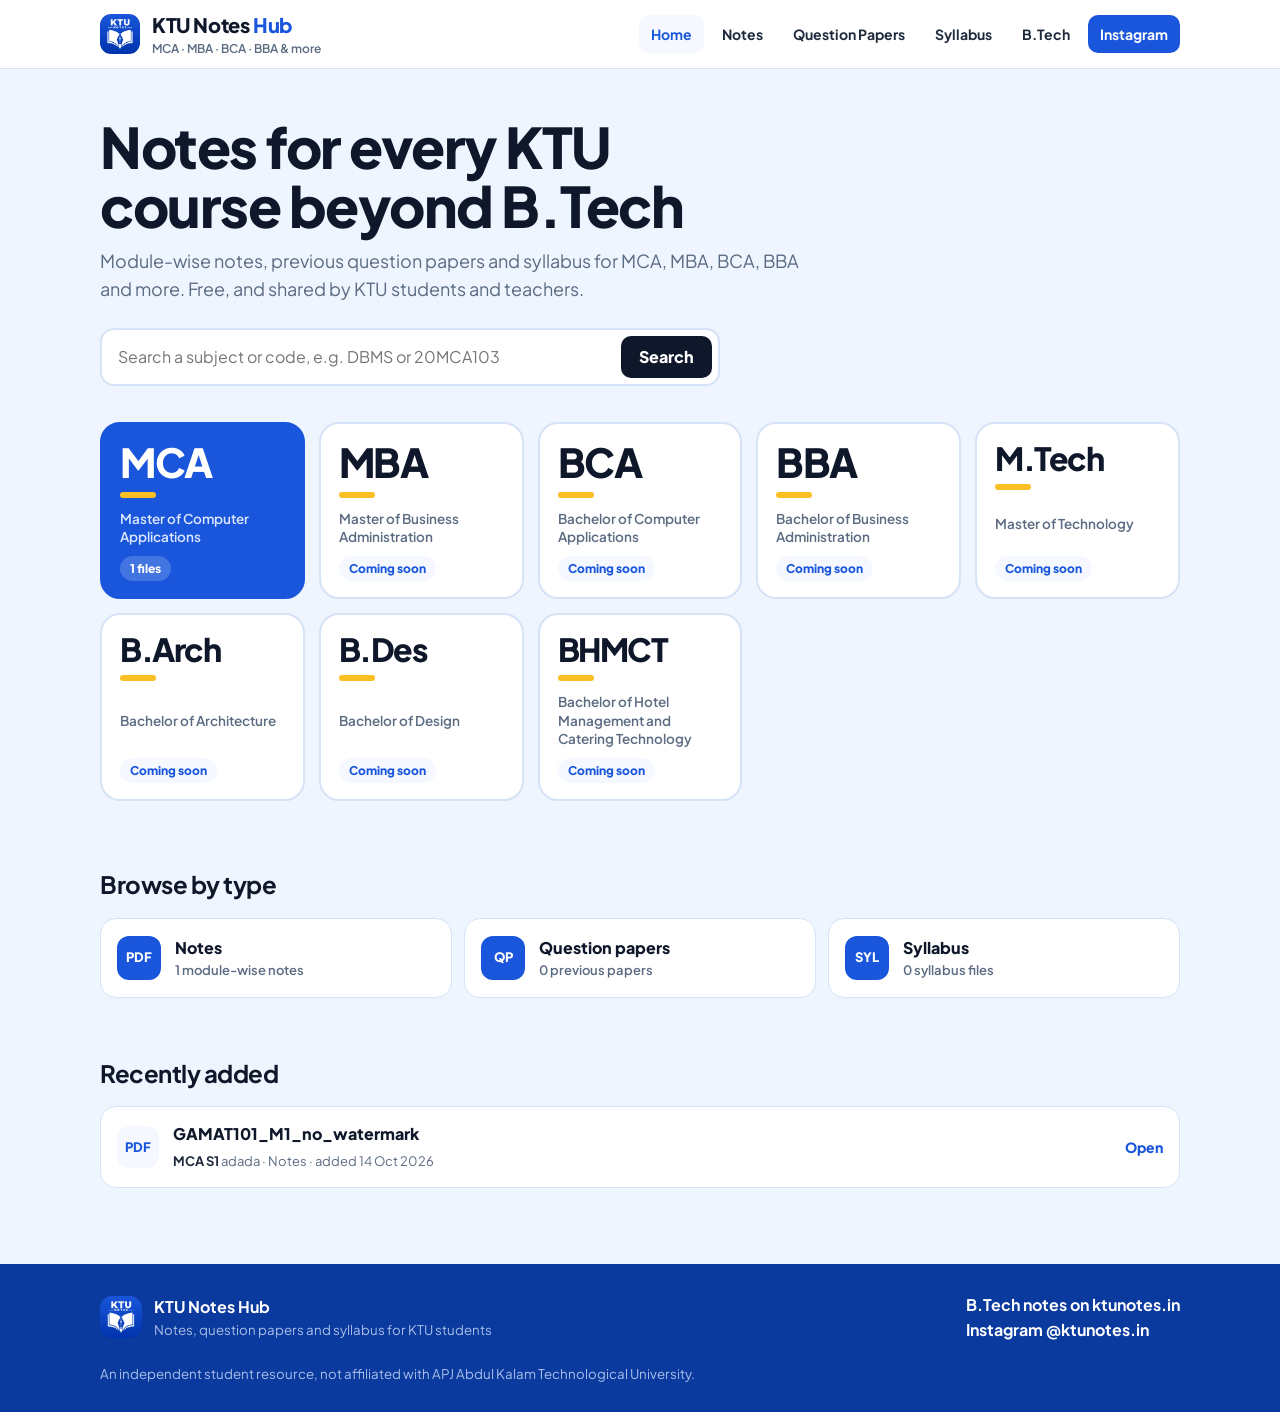
<file: index.html>
<!doctype html>
<html lang="en">
<head>
<meta charset="utf-8">
<meta name="viewport" content="width=device-width, initial-scale=1, viewport-fit=cover">
<title>KTU Notes Hub – MCA, MBA, BCA, BBA Notes, Question Papers &amp; Syllabus</title>
<meta name="description" content="Free KTU notes, previous question papers and syllabus for MCA, MBA, BCA, BBA, M.Tech, B.Arch, B.Des and BHMCT. From the team behind ktunotes.in.">
<link rel="icon" href="assets/favicon.png">
<link rel="preconnect" href="https://fonts.googleapis.com">
<link rel="preconnect" href="https://fonts.gstatic.com" crossorigin>
<link href="https://fonts.googleapis.com/css2?family=Plus+Jakarta+Sans:wght@400;500;600;700;800&display=swap" rel="stylesheet">
<link rel="stylesheet" href="assets/style.css?v=3">
</head>
<body>
<header class="top">
  <div class="wrap">
    <a class="brand" href="./">
      <img src="assets/logo.png" alt="">
      <span><b>KTU Notes <span>Hub</span></b><small>MCA · MBA · BCA · BBA &amp; more</small></span>
    </a>
    <nav aria-label="Main" class="mainnav">
      <a href="./" data-nav="home">Home</a>
      <a href="?type=notes" data-nav="notes">Notes</a>
      <a href="?type=qp" data-nav="qp">Question Papers</a>
      <a href="?type=syllabus" data-nav="syllabus">Syllabus</a>
      <a href="https://ktunotes.in/" rel="noopener">B.Tech</a>
      <a class="cta" href="https://www.instagram.com/ktunotes.in/" rel="noopener">Instagram</a>
    </nav>
  </div>
</header>

<main id="app" class="wrap" aria-live="polite">
  <p class="hint" style="padding:40px 0">Loading…</p>
</main>

<footer>
  <div class="wrap">
    <div class="fbrand">
      <img src="assets/logo.png" alt="">
      <div><a href="./">KTU Notes Hub</a><small>Notes, question papers and syllabus for KTU students</small></div>
    </div>
    <div>
      <a href="https://ktunotes.in/" rel="noopener">B.Tech notes on ktunotes.in</a><br>
      <a href="https://www.instagram.com/ktunotes.in/" rel="noopener">Instagram @ktunotes.in</a>
    </div>
    <small>An independent student resource, not affiliated with APJ Abdul Kalam Technological University.</small>
  </div>
</footer>
<nav class="bottombar" aria-label="Quick links">
  <a href="./" data-nav="home"><svg viewBox="0 0 24 24" aria-hidden="true"><path d="M3 11l9-7 9 7v9a1 1 0 0 1-1 1h-5v-6H9v6H4a1 1 0 0 1-1-1z"/></svg>Home</a>
  <a href="?type=notes" data-nav="notes"><svg viewBox="0 0 24 24" aria-hidden="true"><path d="M6 3h9l4 4v14H6z"/><path d="M14 3v5h5M9 13h7M9 17h7"/></svg>Notes</a>
  <a href="?type=qp" data-nav="qp"><svg viewBox="0 0 24 24" aria-hidden="true"><path d="M5 4h14v16H5z"/><path d="M9 9h6M9 13h6M9 17h3"/></svg>Papers</a>
  <a href="?type=syllabus" data-nav="syllabus"><svg viewBox="0 0 24 24" aria-hidden="true"><path d="M4 5h6a3 3 0 0 1 2 1 3 3 0 0 1 2-1h6v14h-6a3 3 0 0 0-2 1 3 3 0 0 0-2-1H4z"/><path d="M12 6v14"/></svg>Syllabus</a>
  <a href="?search=1" data-nav="search"><svg viewBox="0 0 24 24" aria-hidden="true"><circle cx="11" cy="11" r="7"/><path d="M20 20l-4-4"/></svg>Search</a>
</nav>
<script src="assets/app.js?v=3"></script>
</body>
</html>
</file>
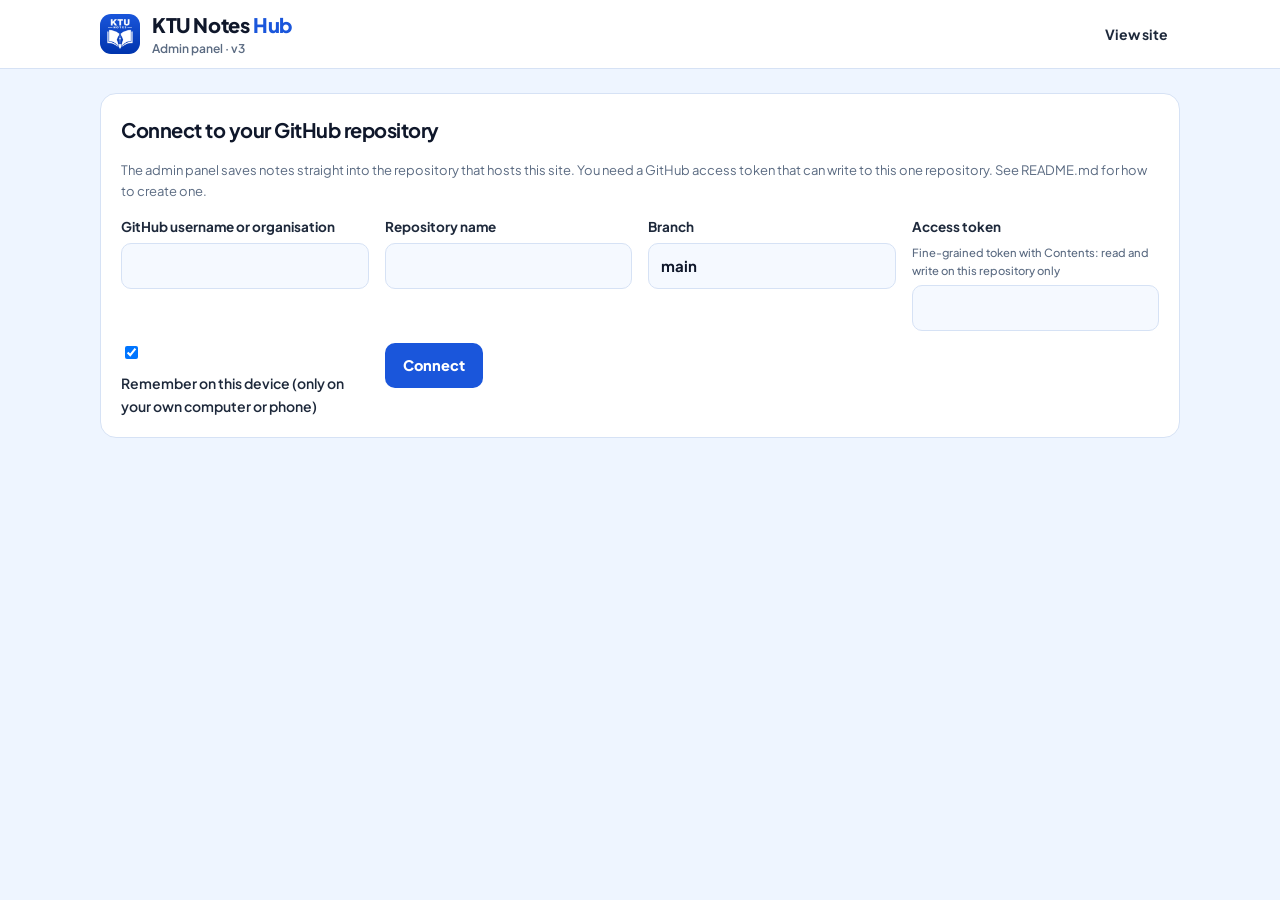
<file: admin.html>
<!doctype html>
<html lang="en">
<head>
<meta charset="utf-8">
<meta name="viewport" content="width=device-width, initial-scale=1, viewport-fit=cover">
<meta name="robots" content="noindex, nofollow">
<title>Admin – KTU Notes Hub</title>
<link rel="icon" href="assets/favicon.png">
<link rel="preconnect" href="https://fonts.googleapis.com">
<link rel="preconnect" href="https://fonts.gstatic.com" crossorigin>
<link href="https://fonts.googleapis.com/css2?family=Plus+Jakarta+Sans:wght@400;500;600;700;800&display=swap" rel="stylesheet">
<link rel="stylesheet" href="assets/style.css?v=3">
</head>
<body>
<header class="top">
  <div class="wrap">
    <a class="brand" href="./"><img src="assets/logo.png" alt=""><span><b>KTU Notes <span>Hub</span></b><small>Admin panel · v3</small></span></a>
    <nav aria-label="Admin"><a href="./" target="_blank" rel="noopener">View site</a><a href="#" id="logout" hidden>Sign out</a></nav>
  </div>
</header>

<main class="wrap" style="padding-top:24px;padding-bottom:40px">

  <!-- Sign in -->
  <section id="login" class="panel" hidden>
    <h2>Connect to your GitHub repository</h2>
    <p class="hint">The admin panel saves notes straight into the repository that hosts this site. You need a GitHub access token that can write to this one repository. See README.md for how to create one.</p>
    <form id="loginForm" class="grid2" style="margin-top:14px">
      <label class="f">GitHub username or organisation<input class="in" id="owner" required autocomplete="off"></label>
      <label class="f">Repository name<input class="in" id="repo" required autocomplete="off"></label>
      <label class="f">Branch<input class="in" id="branch" value="main" required></label>
      <label class="f">Access token<small>Fine-grained token with Contents: read and write on this repository only</small><input class="in" id="token" type="password" required autocomplete="off"></label>
      <label class="row" style="font-size:14px;font-weight:600"><input type="checkbox" id="remember" checked> Remember on this device (only on your own computer or phone)</label>
      <div><button class="btn" type="submit">Connect</button></div>
    </form>
    <div id="loginStatus" class="status"></div>
  </section>

  <!-- Admin -->
  <section id="admin" hidden>
    <div class="row" style="justify-content:space-between">
      <h1 style="margin:0;font-size:28px;color:var(--ink)">Admin panel</h1>
      <span class="hint" id="repoInfo"></span>
    </div>
    <div class="tabs" role="tablist">
      <button role="tab" data-tab="add" aria-selected="true">Add notes</button>
      <button role="tab" data-tab="files" aria-selected="false">All files</button>
      <button role="tab" data-tab="subjects" aria-selected="false">Subjects</button>
      <button role="tab" data-tab="courses" aria-selected="false">Courses</button>
    </div>
    <div id="status" class="status" role="status"></div>

    <!-- Add notes -->
    <div data-pane="add" class="panel">
      <h2>Add notes, question papers or syllabus</h2>
      <form id="addForm">
        <div class="grid2">
          <label class="f">Course<select class="in" id="aProg" required></select></label>
          <label class="f">Semester<select class="in" id="aSem" required></select></label>
          <label class="f">Subject<small>Missing? Add it in the Subjects tab first.</small><select class="in" id="aSub" required></select></label>
          <label class="f">Type<select class="in" id="aType">
            <option value="notes">Notes</option><option value="qp">Question paper</option>
            <option value="syllabus">Syllabus</option><option value="other">Other material</option></select></label>
          <label class="f" id="aModWrap">Module<select class="in" id="aMod"><option value="">Not module-wise</option><option>1</option><option>2</option><option>3</option><option>4</option><option>5</option><option>6</option></select></label>
          <label class="f">Title<small>Shown on the site. Leave empty to use the file name.</small><input class="in" id="aTitle" placeholder="e.g. Module 1 notes, or December 2025 paper"></label>
        </div>
        <div style="margin:18px 0 10px" class="row">
          <span style="font-weight:700;font-size:14px">Source</span>
          <span class="seg" role="radiogroup" aria-label="Source">
            <label><input type="radio" name="src" value="upload" checked><span>Upload PDF</span></label>
            <label><input type="radio" name="src" value="link"><span>Paste a link</span></label>
          </span>
        </div>
        <div id="srcUpload"><input class="in" id="aFile" type="file" accept="application/pdf,.pdf" multiple>
          <p class="hint">Up to 25 MB per file. Select several to add them all at once; each gets its file name as title.</p></div>
        <div id="srcLink" hidden><input class="in" id="aUrl" type="url" placeholder="https://drive.google.com/…">
          <p class="hint">Google Drive, OneDrive or any public link. On Drive, set sharing to "Anyone with the link".</p></div>
        <div class="row" style="margin-top:14px"><button class="btn" id="addBtn" type="submit">Add to site</button><span class="hint" id="addProgress"></span></div>
      </form>
    </div>

    <!-- All files -->
    <div data-pane="files" class="panel" hidden>
      <h2>All files</h2>
      <div class="grid2" style="margin-bottom:14px">
        <label class="f">Course<select class="in" id="fProg"></select></label>
        <label class="f">Search<input class="in" id="fQ" placeholder="Title or subject"></label>
      </div>
      <div class="scroll"><table class="list"><thead><tr><th>Title</th><th>Subject</th><th>Type</th><th>Added</th><th></th></tr></thead><tbody id="fBody"></tbody></table></div>
    </div>

    <!-- Subjects -->
    <div data-pane="subjects" class="panel" hidden>
      <h2>Subjects</h2>
      <form id="subForm" class="grid2">
        <label class="f">Course<select class="in" id="sProg" required></select></label>
        <label class="f">Semester<select class="in" id="sSem" required></select></label>
        <label class="f">Course code<input class="in" id="sCode" placeholder="e.g. 20MCA103" required></label>
        <label class="f">Subject name<input class="in" id="sName" placeholder="e.g. Database Management Systems" required></label>
        <div><button class="btn" type="submit">Add subject</button></div>
      </form>
      <div class="scroll" style="margin-top:18px"><table class="list"><thead><tr><th>Course</th><th>Sem</th><th>Code</th><th>Name</th><th>Files</th><th></th></tr></thead><tbody id="sBody"></tbody></table></div>
    </div>

    <!-- Courses -->
    <div data-pane="courses" class="panel" hidden>
      <h2>Courses</h2>
      <div class="scroll"><table class="list"><thead><tr><th>Short name</th><th>Full name</th><th>Level</th><th>Semesters</th><th></th></tr></thead><tbody id="cBody"></tbody></table></div>
      <h2 style="margin-top:22px">Add a course</h2>
      <form id="courseForm" class="grid2">
        <label class="f">Short name<input class="in" id="cCode" placeholder="e.g. M.Plan" required></label>
        <label class="f">Full name<input class="in" id="cName" placeholder="e.g. Master of Planning" required></label>
        <label class="f">Level<select class="in" id="cLevel"><option>UG</option><option>PG</option></select></label>
        <label class="f">Semesters<input class="in" id="cSems" type="number" min="1" max="12" value="4" required></label>
        <div><button class="btn" type="submit">Add course</button></div>
      </form>
    </div>
  </section>
</main>
<script src="assets/admin.js?v=3"></script>
</body>
</html>
</file>
<file: assets/style.css>
/* KTU Notes Hub — shared styles (site + admin) */
:root {
  --blue: #1a56db;
  --blue-deep: #0b3a9e;
  --amber: #fbbf24;
  --ink: #0f172a;
  --text: #1e293b;
  --muted: #5b6b82;
  --line: #d6e2f5;
  --bg: #eef5ff;
  --surface: #ffffff;
  --soft: #f5f9ff;
  --ok: #047857;
  --err: #b91c1c;
  --radius: 16px;
  color-scheme: light;
  box-sizing: border-box;
  padding-top: env(safe-area-inset-top, 0px);
  padding-bottom: env(safe-area-inset-bottom, 0px);
}
@media (prefers-color-scheme: dark) {
  :root:not([data-theme="light"]) {
    --ink: #f1f5fb; --text: #dbe4f2; --muted: #93a3bd; --line: #26334f;
    --bg: #0a1224; --surface: #111c33; --soft: #15223d; --blue: #5b8cff; --blue-deep: #0b3a9e;
    color-scheme: dark;
  }
}
*, *::before, *::after { box-sizing: inherit; }
[hidden] { display: none !important; }
html { scroll-padding-top: env(safe-area-inset-top, 0px); }
body {
  margin: 0; background: var(--bg); color: var(--text);
  font: 16px/1.6 "Plus Jakarta Sans", system-ui, -apple-system, "Segoe UI", Roboto, sans-serif;
  -webkit-font-smoothing: antialiased;
}
a { color: var(--blue); }
img { max-width: 100%; }
:focus-visible { outline: 3px solid var(--amber); outline-offset: 2px; border-radius: 6px; }
.wrap { max-width: 1120px; margin: 0 auto; padding: 0 20px; }

/* Header */
.top { background: var(--surface); border-bottom: 1px solid var(--line); position: sticky; top: env(safe-area-inset-top, 0px); z-index: 20; }
.top .wrap { display: flex; align-items: center; gap: 16px; min-height: 68px; }
.brand { display: flex; align-items: center; gap: 12px; text-decoration: none; color: var(--ink); }
.brand img { width: 40px; height: 40px; border-radius: 11px; }
.brand b { font-size: 20px; font-weight: 800; letter-spacing: -0.4px; }
.brand b span { color: var(--blue); }
.brand small { display: block; font-size: 12px; color: var(--muted); font-weight: 600; margin-top: -2px; }
.top nav { margin-left: auto; display: flex; gap: 6px; align-items: center; }
.top nav a { text-decoration: none; color: var(--text); font-weight: 700; font-size: 14px; padding: 8px 12px; border-radius: 10px; }
.top nav a:hover { background: var(--soft); }
.top nav a.cta { background: var(--blue); color: #fff; }
.top nav a[aria-current="page"] { color: var(--blue); background: var(--soft); }

/* Bottom tab bar: phones only */
.bottombar { display: none; }
@media (max-width: 760px) {
  .top nav.mainnav a:not(.cta) { display: none; }
  .brand small { display: none; }
  .bottombar { display: grid; grid-template-columns: repeat(5, 1fr); position: fixed; left: 0; right: 0; bottom: 0; z-index: 30;
    background: var(--surface); border-top: 1px solid var(--line); padding-bottom: env(safe-area-inset-bottom, 0px); box-shadow: 0 -4px 18px rgba(15,23,42,.06); }
  .bottombar a { display: flex; flex-direction: column; align-items: center; gap: 2px; padding: 8px 0 7px; font-size: 11.5px; font-weight: 700; color: var(--muted); text-decoration: none; }
  .bottombar svg { width: 22px; height: 22px; fill: none; stroke: currentColor; stroke-width: 1.8; stroke-linecap: round; stroke-linejoin: round; }
  .bottombar a[aria-current="page"] { color: var(--blue); }
  body { padding-bottom: calc(64px + env(safe-area-inset-bottom, 0px)); }
}

/* Hero: the programme picker is the hero */
.hero { padding: 48px 0 36px; }
.hero h1 { font-size: clamp(32px, 5.4vw, 56px); line-height: 1.05; letter-spacing: -1.5px; color: var(--ink); margin: 0 0 12px; font-weight: 800; max-width: 16ch; }
.hero p.lead { font-size: 18px; color: var(--muted); max-width: 56ch; margin: 0 0 24px; }
.search { display: flex; gap: 8px; max-width: 620px; background: var(--surface); border: 2px solid var(--line); border-radius: 14px; padding: 6px; }
.search:focus-within { border-color: var(--blue); }
.search input { flex: 1; border: 0; background: none; font: inherit; font-size: 16px; padding: 8px 10px; color: var(--ink); min-width: 0; }
.search input:focus { outline: none; }
.search button { border: 0; background: var(--ink); color: #fff; font: inherit; font-weight: 800; border-radius: 10px; padding: 0 18px; cursor: pointer; }
@media (prefers-color-scheme: dark) { :root:not([data-theme="light"]) .search button { background: var(--blue); } }

.progs { display: grid; grid-template-columns: repeat(auto-fill, minmax(min(200px, 44vw), 1fr)); gap: 14px; margin-top: 36px; }
.prog { position: relative; display: flex; flex-direction: column; justify-content: space-between; min-height: 150px;
  text-decoration: none; color: var(--ink); background: var(--surface); border: 2px solid var(--line); border-radius: 20px; padding: 18px 18px 16px; overflow: hidden; }
.prog:hover { border-color: var(--blue); }
.prog .code { font-size: 40px; overflow-wrap: anywhere; font-weight: 800; letter-spacing: -1.5px; line-height: 1; }
.prog .code.long { font-size: 32px; }
.prog .code::after { content: ""; display: block; width: 36px; height: 6px; border-radius: 3px; background: var(--amber); margin-top: 10px; }
.prog .name { font-size: 13.5px; color: var(--muted); font-weight: 600; line-height: 1.35; margin-top: 12px; }
.prog .count { align-self: flex-start; margin-top: 10px; font-size: 12px; font-weight: 800; color: var(--blue); background: var(--soft); border-radius: 999px; padding: 3px 10px; }
.prog.featured { background: var(--blue); border-color: var(--blue); color: #fff; }
.prog.featured .name { color: #dbe7ff; }
.prog.featured .count { background: rgba(255,255,255,.18); color: #fff; }

/* Sections */
section.block { padding: 28px 0; }
h2 { font-size: 24px; letter-spacing: -0.5px; color: var(--ink); margin: 0 0 14px; }
.crumbs { font-size: 14px; color: var(--muted); padding-top: 22px; }
.crumbs a { color: var(--muted); text-decoration: none; font-weight: 600; }
.crumbs a:hover { color: var(--blue); }
.page-head { padding: 10px 0 18px; }
.page-head h1 { font-size: clamp(28px, 4.4vw, 44px); line-height: 1.1; letter-spacing: -1px; margin: 4px 0 8px; color: var(--ink); }
.page-head p { color: var(--muted); margin: 0; }

.sems { display: flex; flex-wrap: wrap; gap: 8px; margin: 6px 0 22px; }
.sems a { text-decoration: none; font-weight: 800; font-size: 15px; color: var(--text); background: var(--surface); border: 2px solid var(--line); border-radius: 12px; padding: 8px 16px; }
.sems a[aria-current="true"] { background: var(--ink); border-color: var(--ink); color: #fff; }
@media (prefers-color-scheme: dark) { :root:not([data-theme="light"]) .sems a[aria-current="true"] { background: var(--blue); border-color: var(--blue); } }

.subjects { display: grid; grid-template-columns: repeat(auto-fill, minmax(280px, 1fr)); gap: 12px; }
.subject { display: block; text-decoration: none; color: var(--ink); background: var(--surface); border: 1.5px solid var(--line); border-radius: var(--radius); padding: 16px 18px; }
.subject:hover { border-color: var(--blue); }
.subject .scode { font-size: 13px; font-weight: 800; color: var(--blue); }
.subject .sname { font-size: 17px; font-weight: 800; line-height: 1.3; margin: 2px 0 8px; }
.subject .meta { font-size: 13px; color: var(--muted); }

.group { margin-bottom: 26px; }
.group h3 { font-size: 18px; margin: 0 0 10px; color: var(--ink); }
.items { list-style: none; margin: 0; padding: 0; background: var(--surface); border: 1.5px solid var(--line); border-radius: var(--radius); overflow: hidden; }
.items li + li { border-top: 1px solid var(--line); }
.item { display: flex; align-items: center; gap: 14px; padding: 14px 16px; text-decoration: none; color: var(--text); }
.item:hover { background: var(--soft); }
.item .ico { width: 42px; height: 42px; flex-shrink: 0; border-radius: 12px; display: grid; place-items: center; background: var(--soft); color: var(--blue); font-weight: 800; font-size: 13px; }
.item .t { font-weight: 800; color: var(--ink); line-height: 1.3; }
.item .s { font-size: 13px; color: var(--muted); }
.item .go { margin-left: auto; font-weight: 800; font-size: 14px; color: var(--blue); white-space: nowrap; }

.empty { background: var(--surface); border: 2px dashed var(--line); border-radius: var(--radius); padding: 28px; text-align: center; color: var(--muted); }
.empty b { display: block; color: var(--ink); font-size: 17px; margin-bottom: 4px; }

.latest .item .s b { color: var(--text); font-weight: 700; }

/* Footer */
footer { margin-top: 48px; background: var(--blue-deep); color: #dbe7ff; }
footer .wrap { display: flex; flex-wrap: wrap; gap: 20px 40px; align-items: center; justify-content: space-between; padding-top: 28px; padding-bottom: 28px; }
footer a { color: #fff; font-weight: 700; text-decoration: none; }
footer a:hover { text-decoration: underline; }
footer .fbrand { display: flex; align-items: center; gap: 12px; }
footer .fbrand img { width: 42px; height: 42px; border-radius: 12px; }
footer small { display: block; color: #a9bfe8; }

/* Admin */
.panel { background: var(--surface); border: 1.5px solid var(--line); border-radius: var(--radius); padding: 20px; margin-bottom: 18px; }
.panel h2 { font-size: 20px; }
.grid2 { display: grid; grid-template-columns: repeat(auto-fit, minmax(220px, 1fr)); gap: 12px 16px; }
label.f { display: flex; flex-direction: column; gap: 6px; font-size: 13.5px; font-weight: 700; color: var(--text); }
label.f small { font-weight: 500; color: var(--muted); }
input.in, select.in, textarea.in { font: inherit; font-size: 15px; color: var(--ink); background: var(--soft); border: 1.5px solid var(--line); border-radius: 10px; padding: 10px 12px; width: 100%; }
input.in:focus, select.in:focus, textarea.in:focus { outline: none; border-color: var(--blue); }
.btn { font: inherit; font-weight: 800; font-size: 14.5px; border: 0; border-radius: 10px; padding: 11px 18px; cursor: pointer; background: var(--blue); color: #fff; }
.btn:disabled { opacity: .5; cursor: default; }
.btn.ghost { background: transparent; color: var(--blue); border: 1.5px solid var(--blue); }
.btn.danger { background: transparent; color: var(--err); border: 1.5px solid var(--err); padding: 7px 12px; font-size: 13px; }
.btn.small { padding: 7px 12px; font-size: 13px; }
.row { display: flex; gap: 10px; flex-wrap: wrap; align-items: center; }
.tabs { display: flex; gap: 6px; flex-wrap: wrap; margin: 18px 0; }
.tabs button { font: inherit; font-weight: 800; border: 1.5px solid var(--line); background: var(--surface); color: var(--text); border-radius: 10px; padding: 9px 16px; cursor: pointer; }
.tabs button[aria-selected="true"] { background: var(--ink); color: #fff; border-color: var(--ink); }
.status { font-size: 14px; font-weight: 700; padding: 10px 14px; border-radius: 10px; margin: 10px 0; }
.status.ok { background: #d1fae5; color: #065f46; }
.status.err { background: #fee2e2; color: #991b1b; }
.status.info { background: var(--soft); color: var(--text); border: 1px solid var(--line); }
.status:empty { display: none; }
table.list { width: 100%; border-collapse: collapse; font-size: 14px; }
table.list th { text-align: left; font-size: 12.5px; color: var(--muted); font-weight: 800; padding: 8px 10px; border-bottom: 1.5px solid var(--line); }
table.list td { padding: 10px; border-bottom: 1px solid var(--line); vertical-align: top; }
.scroll { overflow-x: auto; }
.seg { display: inline-flex; border: 1.5px solid var(--line); border-radius: 10px; overflow: hidden; }
.seg label { padding: 8px 14px; font-weight: 700; font-size: 14px; cursor: pointer; }
.seg input { position: absolute; opacity: 0; }
.seg input:checked + span { color: var(--blue); }
.seg label:has(input:checked) { background: var(--soft); }
.seg label:focus-within { outline: 3px solid var(--amber); outline-offset: -3px; }
.hint { font-size: 13px; color: var(--muted); }

@media (prefers-reduced-motion: reduce) { * { transition: none !important; animation: none !important; } }

/* Quick links on the home page */
.quick { display: grid; grid-template-columns: repeat(3, 1fr); gap: 12px; }
.quick a { display: flex; align-items: center; gap: 14px; text-decoration: none; color: var(--ink); background: var(--surface); border: 1.5px solid var(--line); border-radius: var(--radius); padding: 16px; font-weight: 800; }
.quick a:hover { border-color: var(--blue); }
.quick a span.ico { width: 44px; height: 44px; flex-shrink: 0; border-radius: 12px; background: var(--blue); color: #fff; display: grid; place-items: center; font-size: 13px; }
.quick a small { display: block; font-weight: 600; color: var(--muted); font-size: 13px; }

/* Course filter chips on Notes / Papers / Syllabus pages */
.chips { display: flex; gap: 8px; overflow-x: auto; padding-bottom: 4px; margin: 0 0 20px; -webkit-overflow-scrolling: touch; }
.chips a { flex-shrink: 0; text-decoration: none; font-weight: 800; font-size: 14px; color: var(--text); background: var(--surface); border: 1.5px solid var(--line); border-radius: 999px; padding: 7px 14px; }
.chips a[aria-current="true"] { background: var(--blue); border-color: var(--blue); color: #fff; }
.semhead { font-size: 15px; color: var(--muted); font-weight: 800; margin: 22px 0 10px; }
.subjhead { display: flex; align-items: baseline; gap: 8px; flex-wrap: wrap; margin: 14px 0 8px; text-decoration: none; color: var(--ink); }
.subjhead b { font-size: 16px; } .subjhead span { font-size: 13px; color: var(--blue); font-weight: 800; }
.jump { display: flex; gap: 8px; flex-wrap: wrap; margin: 0 0 18px; }
.jump a { text-decoration: none; font-weight: 700; font-size: 13.5px; color: var(--blue); background: var(--soft); border-radius: 999px; padding: 5px 12px; }

@media (max-width: 760px) {
  .wrap { padding: 0 16px; }
  .top .wrap { min-height: 60px; }
  .brand img { width: 36px; height: 36px; }
  .brand b { font-size: 18px; }
  .top nav a.cta { padding: 7px 12px; font-size: 13px; }
  .hero { padding: 28px 0 20px; }
  .hero p.lead { font-size: 16px; }
  .search input { font-size: 16px; }
  .search button { padding: 0 14px; }
  .progs { gap: 10px; margin-top: 24px; }
  .prog { min-height: 128px; padding: 14px; border-radius: 16px; }
  .prog .code { font-size: 30px; } .prog .code.long { font-size: 24px; }
  .prog .name { font-size: 12.5px; }
  .quick { grid-template-columns: 1fr; gap: 8px; }
  .quick a { padding: 12px 14px; }
  .subjects { grid-template-columns: 1fr; }
  .item { padding: 12px; gap: 12px; }
  .item .ico { width: 38px; height: 38px; }
  .item .go { font-size: 13px; }
  .page-head h1 { font-size: 28px; }
  .sems { flex-wrap: nowrap; overflow-x: auto; }
  .sems a { flex-shrink: 0; }
  footer .wrap { flex-direction: column; align-items: flex-start; }
  section.block { padding: 18px 0; }
}
</file>
